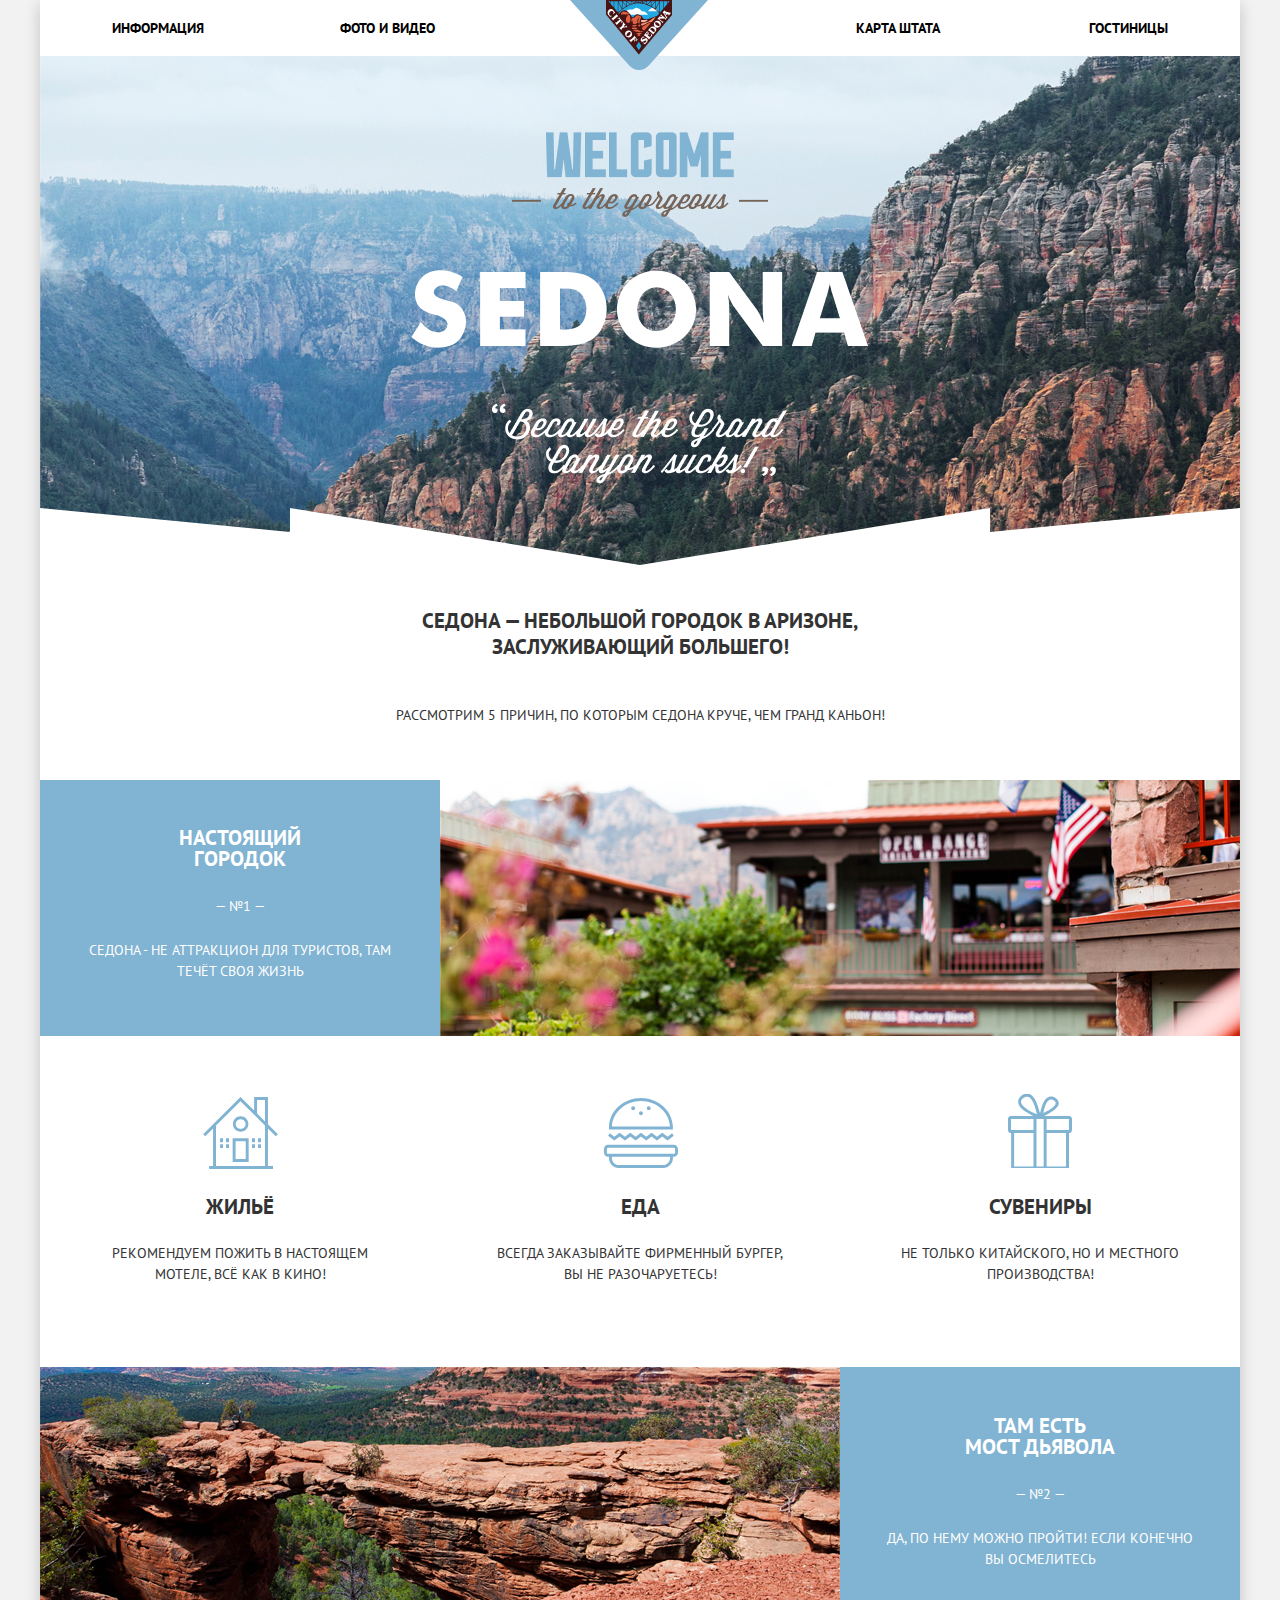
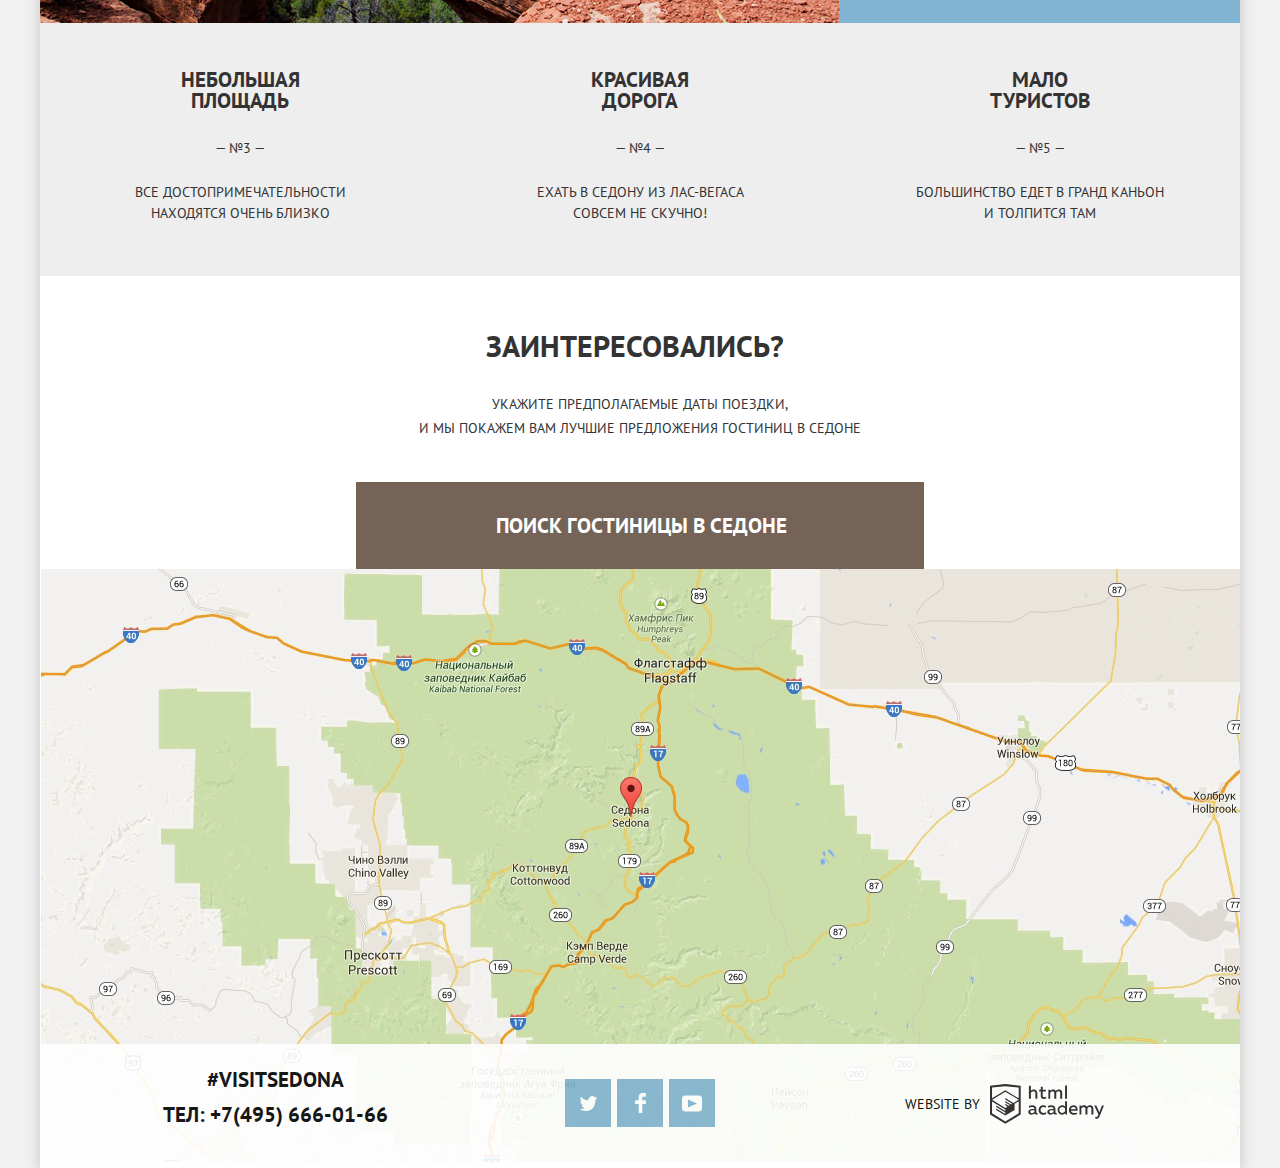
<file: index.html>
<!DOCTYPE html>
<html class="page" lang="ru">
<head>
	<meta charset="utf-8">
	<title>HTML Academy: Седона</title>

	<link rel="stylesheet" href="css/normalize.min.css">
	<link rel="stylesheet" href="css/style.min.css">

	<link rel="icon" href="favicon.ico">
	<link rel="icon" href="img/favicon_16.png" type="image/svg+xml">
	<link rel="apple-touch-icon" href="img/favicon_152.png">
	<link rel="manifest" href="favicon.webmanifest">
</head>
<body>
	<header class="main-header">
		<nav class="main-navigation main-padding">
			<a class="main-navigation-logo" aria-label="Логотип Седона">
				<img src="img/logo.svg" alt="Логотип Седона" width="138" height="70">
			</a>
			<ul class="site-navigation">
				<li><a href="">Информация</a></li>
				<li><a href="">Фото и видео</a></li>
				<li><a href="">Карта штата</a></li>
				<li><a href="catalog.html">Гостиницы</a></li>
			</ul>
		</nav>
	</header>

	<main>
		<section class="welcome">
			<div class="welcome-banner">
				<img src="img/welcome.png" alt="текст Welcome Sedona" width="458" height="352">
			</div>
			<h1>Седона &mdash; небольшой городок в Аризоне, заслуживающий большего!</h1>
		</section>
		
		<section class="features">
			<h2>Рассмотрим 5 причин, по которым седона круче, чем Гранд Каньон!</h2>
			<ul class="features-list">
				<li class="features-item">
					<div class="white-text">
						<h3>Настоящий городок</h3>
						<p class="item-number">&mdash; №1 &mdash;</p>
						<p class="item-description">Седона - не аттракцион для туристов, там течёт своя жизнь</p>
					</div>
					<img class="image" src="img/blurred-photo.jpg" alt="размытое фото" width="800" height="256">
					<div class="subitem-title-box housing">
						<p class="subitem-title">Жильё</p>
						<p class="item-description">Рекомендуем пожить в настоящем мотеле, всё как в кино!</p>
					</div>
					<div class="subitem-title-box eat">
						<p class="subitem-title">Еда</p>
						<p class="item-description">Всегда заказывайте фирменный бургер, вы не разочаруетесь!</p>
					</div>
					<div class="subitem-title-box souvenir">
						<p class="subitem-title">Сувениры</p>
						<p class="item-description">не только китайского, но и местного производства!</p>
					</div>
				</li>
				<li class="features-item white-text white-text--v2">
					<img class="image" src="img/devils-bridge-photo.jpg" alt="фото моста дьявола" width="800" height="256">
					<div>
						<h3>Там есть Мост&nbsp;Дьявола</h3>
						<p class="item-number">&mdash; №2 &mdash;</p>
						<p>Да, по нему можно пройти! Если конечно вы осмелитесь</p>
					</div>
				</li>
				<li class="features-item bg-gray">
					<h3>Небольшая площадь</h3>
					<p class="item-number">&mdash; №3 &mdash;</p>
					<p class="item-description">Все достопримечательности находятся очень близко</p>
				</li>
				<li class="features-item bg-gray">
					<h3>Красивая дорога</h3>
					<p class="item-number">&mdash; №4 &mdash;</p>
					<p class="item-description spec-padding-fox">Ехать в Седону из Лас-Вегаса совсем не скучно!</p>
				</li>
				<li class="features-item bg-gray">
					<h3>Мало туристов</h3>
					<p class="item-number">&mdash; №5 &mdash;</p>
					<p class="item-description">Большинство едет в Гранд Каньон и толпится там</p>
				</li>
			</ul>
		</section>

		<section class="order">
			<h2>Заинтересовались?</h2>
			<p class="order-subtitle">Укажите предполагаемые даты поездки,<br>и мы покажем вам лучшие предложения гостиниц в седоне</p>
			<a class="search-link" href="form.html">Поиск гостиницы в Седоне</a>

			<form class="form-order" id="popup_form" action="https://echo.htmlacademy.ru" method="post">
				<p class="form-row">
					<label for="dateIn">Дата заезда:</label>
					<input class="input-date" type="text" id="dateIn" name="dateIn" value="24 апреля 2017">
					<button class="icon-calendar" type="button" aria-label="выбрать дату заезда">
						<span class="visually-hidden">выбрать дату заезда</span>
					</button>
				</p>
				<p class="form-row">
					<label for="dateOut">Дата выезда:</label>
					<input class="input-date" type="text" id="dateOut" name="dateOut" value="4 июля 2017">
					<button class="icon-calendar" type="button" aria-label="выбрать дату выезда">
						<span class="visually-hidden">выбрать дату выезда</span>
					</button>
				</p>
				<p class="form-row">
					<label for="countAdults">Взрослые:</label>
					<button class="icon-minus" type="button" aria-label="уменьшить количество взрослых">
						<span class="visually-hidden">уменьшить количество взрослых</span>
					</button>
					<input class="input-number" type="text" id="countAdults" name="countAdults" value="2">
					<button class="icon-plus" type="button" aria-label="увеличить количество взрослых">
						<span class="visually-hidden">увеличить количество взрослых</span>
					</button>
					<label for="countChildren">Дети:</label>
					<button class="icon-minus icon-minus-right" type="button" aria-label="уменьшить количество детей">
						<span class="visually-hidden">уменьшить количество детей</span>
					</button>
					<input class="input-number" type="text" id="countChildren" name="countChildren" value="0">
					<button class="icon-plus icon-plus-right" type="button" aria-label="увеличить количество детей">
						<span class="visually-hidden">увеличить количество детей</span>
					</button>
				</p>
				<button class="button" type="submit" name="btnSearch">Найти</button>
			</form>
		</section>

		<section class="map">
			<h2 class="visually-hidden">Карта</h2>
			<iframe src="https://www.google.com/maps/embed?pb=!1m18!1m12!1m3!1d12358.981873666151!2d-111.77633239155068!3d34.86950757038228!2m3!1f0!2f0!3f0!3m2!1i1024!2i768!4f13.1!3m3!1m2!1s0x872da132f942b00d%3A0x5548c523fa6c8efd!2z0KHQtdC00L7QvdCwLCDQkNGA0LjQt9C-0L3QsCA4NjMzNiwg0KHQqNCQ!5e0!3m2!1sru!2sru!4v1615833252962!5m2!1sru!2sru" width="600" height="450" style="border:0;" allowfullscreen="" loading="lazy"></iframe>
		</section>
	</main>

	<footer class="main-footer footer-mainpage main-padding">
		<div class="footer-item footer-contacts">
			<span>#visitsedona</span>
			<a class="footer-phone" href="tel:+74956660166">тел: +7(495) 666-01-66</a>
		</div>
		<ul class="footer-item footer-social">
			<li>
				<a class="social-button" href="" aria-label="перейти в twitter">
					<img src="img/twitter-icon.svg" alt="иконка twitter" width="17" height="17">
				</a>
			</li>
			<li>
				<a class="social-button" href="" aria-label="перейти в facebook">
					<img src="img/fb-icon.svg" alt="иконка facebook" width="17" height="20">
				</a>
			</li>
			<li>
				<a class="social-button" href="" aria-label="перейти в youtube">
					<img src="img/youtube-icon.svg" alt="иконка youtube" width="20" height="17">
				</a>
			</li>
		</ul>
		<div class="footer-item footer-copyright">
			<span>Website by</span>
			<a class="link-developer" href="https://htmlacademy.ru/intensive/htmlcss" aria-label="переход на сайт разработчика сайта HTML Academy">
				<img src="img/logo-htmlacademy.svg" width="115" height="41" alt="логотип HTML Academy">
			</a>
		</div>
	</footer>

	<script src="js/script.min.js"></script>
</body>
</html>
</file>
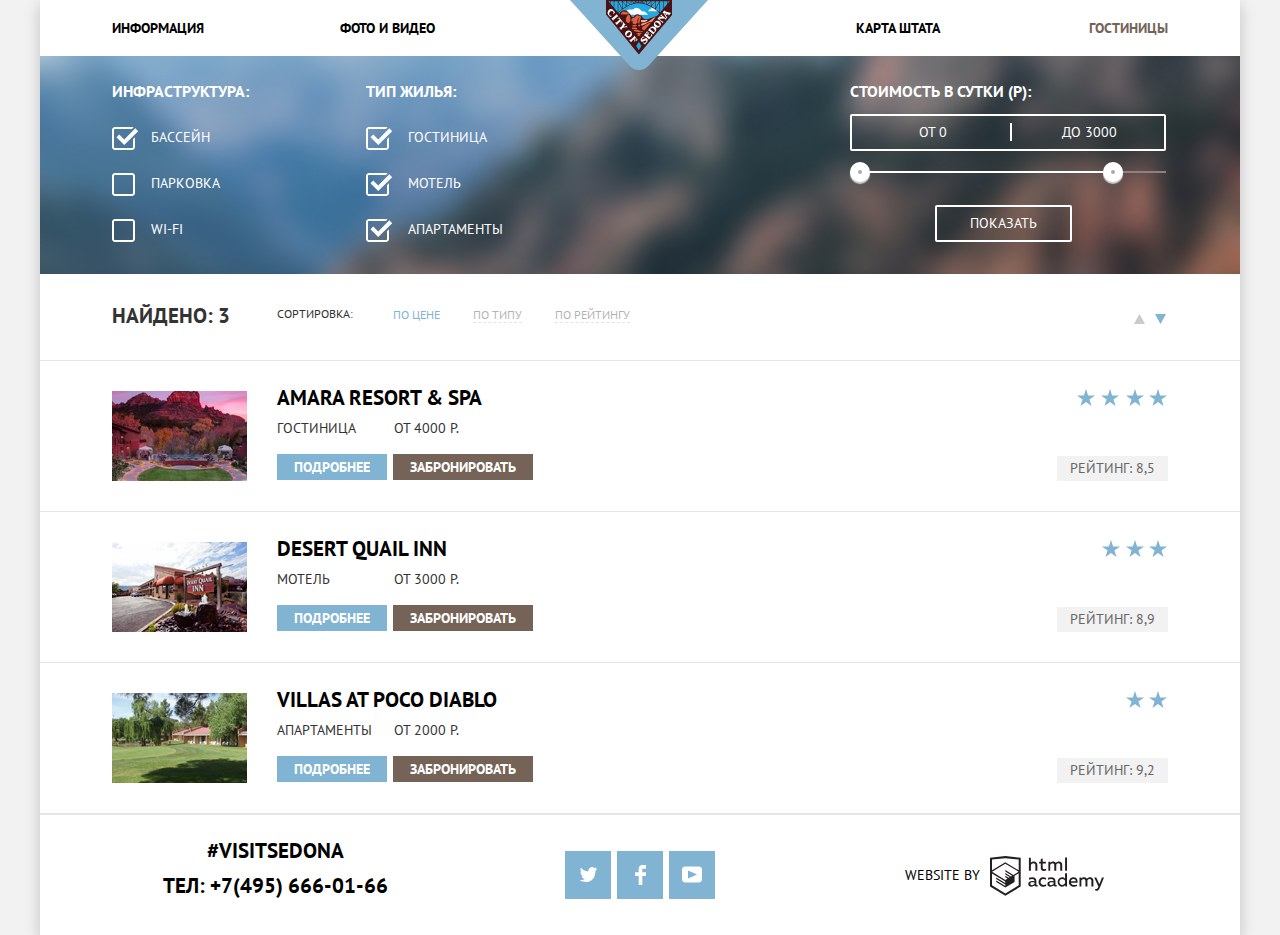
<file: catalog.html>
<!DOCTYPE html>
<html class="page" lang="ru">
<head>
	<meta charset="utf-8">
	<title>Каталог HTML Academy: Седона</title>

	<link rel="stylesheet" href="css/normalize.min.css">
	<link rel="stylesheet" href="css/style.min.css">

	<link rel="icon" href="favicon.ico">
	<link rel="icon" href="img/favicon_16.png" type="image/svg+xml">
	<link rel="apple-touch-icon" href="img/favicon_152.png">
	<link rel="manifest" href="favicon.webmanifest">
</head>
<body>
	<header class="main-header">
		<nav class="main-navigation main-padding">
			<a class="main-navigation-logo" href="index.html" aria-label="Логотип Седона">
				<img src="img/logo.svg" alt="Логотип Седона" width="138" height="70">
			</a>
			<ul class="site-navigation">
				<li><a href="">Информация</a></li>
				<li><a href="">Фото и видео</a></li>
				<li><a href="">Карта штата</a></li>
				<li><a class="active-link">Гостиницы</a></li>
			</ul>
		</nav>
	</header>

	<main>
		<h1 class="catalog-header">Каталог</h1>
		<section class="filter">
			<h2 class="catalog-header">Фильтр подбора жилья</h2>
			<form class="filter-form main-padding" action="https://echo.htmlacademy.ru" method="post">
				<fieldset class="infrastructure">
		        	<legend>Инфраструктура:</legend>
		        	<ul>
		        		<li>
		        			<input class="visually-hidden" id="pool" type="checkbox" name="pool" checked>
		        			<label for="pool">Бассейн</label>
		        		</li>
		        		<li>
		        			<input class="visually-hidden" id="parking" type="checkbox" name="parking">
		        			<label for="parking">Парковка</label>
		        		</li>
		        		<li>
		        			<input class="visually-hidden" id="wifi" type="checkbox" name="wifi">
		        			<label for="wifi">Wi-fi</label>
		        		</li>
		        	</ul>
		      	</fieldset>
		      	<fieldset class="typeofhousing">
		        	<legend>Тип жилья:</legend>
		        	<ul>
		        		<li>
		        			<input class="visually-hidden" id="hotel" type="checkbox" name="hotel" checked>
		        			<label for="hotel">Гостиница</label>
		        		</li>
		        		<li>
		        			<input class="visually-hidden" id="motel" type="checkbox" name="motel" checked>
		        			<label for="motel">Мотель</label>
		        		</li>
		        		<li>
		        			<input class="visually-hidden" id="appart" type="checkbox" name="appart" checked>
		        			<label for="appart">Апартаменты</label>
		        		</li>
		        	</ul>
		      	</fieldset>
		      	<fieldset class="cost">
		        	<legend>Стоимость в сутки (р):</legend>
		        	<div class="cost-range-value">
		        		<input type="number" placeholder="от 0" aria-label="введите минимальный порог стоимости" name="inputMinPrice" value="" min="0" max="3000" step="1">
		        		<input type="number" placeholder="до 3000" aria-label="введите максимальный порог стоимости" name="inputMaxPrice" value="" min="0" max="3000" step="1">
		        	</div>
		        	<div class="range-area">
			            <div class="scale">
			              	<div class="bar">
			              		<span class="visually-hidden">шкала стоимости</span>
			              	</div>
			            </div>
			            <div class="toggle toggle-min" tabindex="0">
			            	<span class="visually-hidden">изменить минимальный порог стоимости</span>
			            </div>
			            <div class="toggle toggle-max" tabindex="0">
			            	<span class="visually-hidden">изменить максимальный порог стоимости</span>
			            </div>
		          	</div>
		        	<button type="submit">Показать</button>
		      	</fieldset>
			</form>
		</section>
		<section class="search-result">
			<h2>Результаты поиска</h2>
			<div class="wrapper main-padding">
				<p class="find-count">Найдено: <span>3</span></p>
				<div class="sort-area">
					<p class="sort-title">Сортировка:</p>
					<ul class="sort-list">
						<li class="sort-active">
							<a href="">По цене</a>
						</li>
						<li>
							<a href="">По типу</a>
						</li>
						<li>
							<a href="">По рейтингу</a>
						</li>
					</ul>
				</div>
				<div class="rate-area">
					<a class="arrow-up" href="#"><span class="visually-hidden">стрелка вверх</span></a>
					<a class="current-down" href="#"><span class="visually-hidden">стрелка вниз</span></a>
				</div>
			</div>

			<ul class="result-list">
				<li class="result-item">
					<img class="item-image" src="img/item-amara.jpg" alt="вид на Amara Resort" width="135" height="90">
					<div class="item-about">
						<a class="item-title" href="#">Amara Resort & Spa</a>
						<p class="item-type">Гостиница</p>
						<p>от 4000 р.</p>
						<div class="item-buttons">
							<a class="link-more" href="">Подробнее</a>
							<a class="link-order" href="">Забронировать</a>
						</div>
					</div>
					<div class="star-rating-area">
						<div class="stars"><img src="img/stars4.svg" alt="отель четыре звезды" width="91" height="17"></div>
						<p class="rating">Рейтинг: 8,5</p>
					</div>
				</li>
				<li class="result-item">
					<img class="item-image" src="img/item-desert.jpg" alt="вид на c Quail Inn" width="135" height="90">
					<div class="item-about">
						<a class="item-title" href="#">Desert Quail Inn</a>
						<p class="item-type">Мотель</p>
						<p>от 3000 р.</p>
						<div class="item-buttons">
							<a class="link-more" href="">Подробнее</a>
							<a class="link-order" href="">Забронировать</a>
						</div>
					</div>
					<div class="star-rating-area">
						<div class="stars"><img src="img/stars3.svg" alt="отель три звезды" width="66" height="17"></div>
						<p class="rating">Рейтинг: 8,9</p>
					</div>
				</li>
				<li class="result-item">
					<img class="item-image" src="img/item-villas.jpg" alt="вид на Villas at Poco Diablo" width="135" height="90">
					<div class="item-about">
						<a class="item-title" href="#">Villas at Poco Diablo</a>
						<p class="item-type">Апартаменты</p>
						<p>от 2000 р.</p>
						<div class="item-buttons">
							<a class="link-more" href="">Подробнее</a>
							<a class="link-order" href="">Забронировать</a>
						</div>
					</div>
					<div class="star-rating-area">
						<div class="stars"><img src="img/stars2.svg" alt="отель пять звёзд" width="42" height="17"></div>
						<p class="rating">Рейтинг: 9,2</p>
					</div>
				</li>
			</ul>
		</section>
	</main>

	<footer class="main-footer main-padding inner-footer">
		<div class="footer-item footer-contacts">
			<span>#visitsedona</span>
			<a class="footer-phone" href="tel:+74956660166">тел: +7(495) 666-01-66</a>
		</div>
		<ul class="footer-item footer-social">
			<li>
				<a class="social-button" href="" aria-label="перейти в twitter">
					<img src="img/twitter-icon.svg" alt="иконка twitter" width="17" height="17">
				</a>
			</li>
			<li>
				<a class="social-button" href="" aria-label="перейти в facebook">
					<img src="img/fb-icon.svg" alt="иконка facebook" width="17" height="20">
				</a>
			</li>
			<li>
				<a class="social-button" href="" aria-label="перейти в youtube">
					<img src="img/youtube-icon.svg" alt="иконка youtube" width="20" height="17">
				</a>
			</li>
		</ul>
		<div class="footer-item footer-copyright">
			<span>Website by</span>
			<a class="link-developer" href="https://htmlacademy.ru/intensive/htmlcss" aria-label="переход на сайт разработчика сайта HTML Academy">
				<img src="img/logo-htmlacademy.svg" width="115" height="41" alt="логотип HTML Academy">
			</a>
		</div>
	</footer>
</body>
</html>
</file>
<file: css/style.min.css>
@-webkit-keyframes shake{0%,to{-webkit-transform:translateX(0);transform:translateX(0)}10%,30%,50%,70%,90%{-webkit-transform:translateX(-10px);transform:translateX(-10px)}20%,40%,60%,80%{-webkit-transform:translateX(10px);transform:translateX(10px)}}@keyframes shake{0%,to{-webkit-transform:translateX(0);transform:translateX(0)}10%,30%,50%,70%,90%{-webkit-transform:translateX(-10px);transform:translateX(-10px)}20%,40%,60%,80%{-webkit-transform:translateX(10px);transform:translateX(10px)}}@-webkit-keyframes show-from{0%{-webkit-transform:translateY(-100px);transform:translateY(-100px)}70%{-webkit-transform:translateY(30px);transform:translateY(30px)}90%{-webkit-transform:translateY(-10px);transform:translateY(-10px)}to{-webkit-transform:translateY(0);transform:translateY(0)}}@keyframes show-from{0%{-webkit-transform:translateY(-100px);transform:translateY(-100px)}70%{-webkit-transform:translateY(30px);transform:translateY(30px)}90%{-webkit-transform:translateY(-10px);transform:translateY(-10px)}to{-webkit-transform:translateY(0);transform:translateY(0)}}:root{--basic-black:#000000;--basic-dark:#333333;--basic-white:#ffffff;--basic-blue:#81B3D2;--bg-body:#F2F2F2;--bg-features:#EEEEEE;--form-field:#F2F2F2;--form-field-hover:#EBEBEB;--form-field-focus:#FFFFFF;--a-hover:#81B3D2;--link:#766357;--link-hover:#604E43;--link-active:#503E33;--button-hover:#669EC0;--button-active:#5496BD;--catalog-list-border:#E5E5E5;--basic-padding:72px;--special-bg:#6691bb;--special-bg-filter:#2b3e45;--range-scale:#8c8080;--range-toogle:#ababab;--range-toogle-shadow:#cfcfcf;--special-bg-map:#cbdda9;--rating-text:#666666}@font-face{font-family:'PT Sans';src:url(../fonts/PTSans.woff2) format('woff2'),url(../fonts/PTSans.woff) format('woff'),local(Verdana),local(Arial);font-weight:400;font-style:normal}@font-face{font-family:'PT Sans';font-weight:700;font-style:normal;src:url(../fonts/PTSans-Bold.woff2) format('woff2'),url(../fonts/PTSans-Bold.woff) format('woff')}a{text-decoration:none}body{font-size:14px;line-height:21px;color:var(--basic-dark);font-weight:400;font-family:'PT Sans',Arial,sans-serif;text-transform:uppercase;padding:0;display:-ms-grid;display:grid;min-height:100%;-ms-grid-rows:-webkit-min-content 1fr -webkit-min-content;-ms-grid-rows:min-content 1fr min-content;grid-template-rows:-webkit-min-content 1fr -webkit-min-content;grid-template-rows:min-content 1fr min-content;-ms-flex-line-pack:start;align-content:start;width:1200px;margin:0 auto;background-color:var(--basic-white);-webkit-box-shadow:0 5px 15px rgba(0,1,1,.2);box-shadow:0 5px 15px rgba(0,1,1,.2)}.page{height:100%;background-color:var(--bg-body)}.page ul{list-style:none;padding:0;margin:0}.main-header,body{position:relative}.main-padding{padding:0 var(--basic-padding)}.main-navigation ul{padding:15px 0}.main-navigation-logo{position:absolute;width:138px;left:530px;z-index:100}.site-navigation{display:-webkit-box;display:-ms-flexbox;display:flex;-webkit-box-pack:justify;-ms-flex-pack:justify;justify-content:space-between;-ms-flex-wrap:wrap;flex-wrap:wrap}.site-navigation li{-webkit-box-sizing:border-box;box-sizing:border-box;width:228px}.site-navigation li:nth-child(2){margin-right:auto}.site-navigation li:nth-child(3),.site-navigation li:nth-child(4){text-align:right}.site-navigation a{line-height:26px;font-weight:700;color:var(--basic-black);text-decoration:none}.site-navigation a:hover{color:var(--a-hover)}.site-navigation a:active{color:rgb(0 0 0/30%)}.site-navigation .active-link,.site-navigation .active-link:hover{color:var(--link)}.welcome{margin-bottom:14px}.welcome-banner,.welcome-banner::after{background-size:cover;background-position:center}.welcome-banner{background-color:var(--special-bg);background:url(../img/photo-sedona.jpg) no-repeat;height:509px;display:-webkit-box;display:-ms-flexbox;display:flex;-webkit-box-pack:center;-ms-flex-pack:center;justify-content:center;-webkit-box-align:center;-ms-flex-align:center;align-items:center;position:relative}.welcome-banner img{margin-bottom:5px}.welcome-banner::after{content:'';background-image:url(../img/mask-banner.svg);background-repeat:no-repeat;width:100%;height:57px;position:absolute;bottom:0}.features h2,.welcome h1{line-height:26px;text-align:center}.welcome h1{font-size:21px;font-weight:700;margin:43px auto 0;width:470px;min-height:80px}.features h2{font-size:14px;font-weight:400;margin-bottom:52px}.features-list{display:-ms-grid;display:grid;-ms-grid-columns:400px 400px 400px;grid-template-columns:400px 400px 400px}.features-item:nth-child(1){display:-ms-grid;display:grid;grid-template-areas:'white-text image image';-ms-grid-column:1;-ms-grid-column-span:3;grid-column:1/4;margin-bottom:68px}.features-item .image{-ms-grid-row:1;-ms-grid-column:2;-ms-grid-column-span:2;grid-area:image}.features-item h3{font-size:21px;font-weight:700;margin:0 auto 27px;padding:0 75px}.item-number{padding-bottom:9px}.features-item:nth-child(1)>div{width:400px;text-align:center;-webkit-box-sizing:border-box;box-sizing:border-box}.features-item:nth-child(2){-ms-grid-column:1;-ms-grid-column-span:3;grid-column:1/4}.white-text{-ms-grid-row:1;-ms-grid-column:1;color:var(--basic-white);background-color:var(--basic-blue);grid-area:white-text;padding:47px 47px 40px}.white-text--v2{display:-ms-grid;display:grid;grid-template-areas:'image image white-text--v2';padding:0}.bg-gray,.white-text--v2>div{text-align:center;padding:40px 40px 20px}.white-text--v2 h3{margin-top:8px}.bg-gray{background-color:var(--bg-features);padding:46px 50px 38px}.bg-gray .item-description{padding:0 21px}.bg-gray .spec-padding-fox{padding:0 20px}.subitem-title{font-size:21px;font-weight:700;position:relative;margin-bottom:26px}.order{text-align:center;padding-top:33px;width:568px;margin:0 auto;background-color:var(--basic-white);position:relative}.order h2{font-size:30px;line-height:24px;font-weight:700;margin-right:10px;margin-bottom:34px}.order-subtitle{line-height:24px;margin-bottom:42px}.form-show{display:block;-webkit-animation-name:show-from;animation-name:show-from;-webkit-animation-duration:1s;animation-duration:1s}.order form,.order input{-webkit-box-sizing:border-box;box-sizing:border-box}.order form{-webkit-box-shadow:0 7px 15px rgba(0,1,1,.15);box-shadow:0 7px 15px rgba(0,1,1,.15);position:absolute;background-color:var(--basic-white);width:100%;padding:42px 55px 56px;z-index:100;color:var(--basic-black);-webkit-transition:all .3s linear;-o-transition:all .3s linear;transition:all .3s linear}.form-hidden{display:none}.order label{width:110px;display:inline-block;vertical-align:baseline}.order label[for=countAdults]{width:109px}.order label[for=countChildren]{width:62px;margin-left:50px}.order input{background-color:var(--form-field);border:0;font-size:14px;line-height:26px;font-weight:700;text-transform:uppercase}.order input:hover{background-color:var(--form-field-hover)}.order input:focus{background-color:var(--form-field-focus);outline:2px solid #e5e5e5}.order .input-date{width:344px;padding:5px 11px 6px}.order .icon-calendar{width:21px;height:23px;background-image:url(../img/icon-calendar.svg);background-size:cover;background-position:center;background-repeat:no-repeat;border:0;padding:0;position:absolute;right:9px;top:6px;outline:0;cursor:pointer}.order .icon-calendar:hover{background-image:url(../img/icon-calendar-hover.svg)}.order .icon-calendar:active{background-image:url(../img/icon-calendar-on.svg)}.order .input-number{width:113px;padding:6px 0;text-align:center;position:relative}.order .icon-minus{width:20px;height:20px;background-image:url(../img/icon-minus.svg);background-size:initial;background-position:center;background-repeat:no-repeat;background-color:transparent;border:0;padding:0;position:absolute;top:10px;left:121px;z-index:10;cursor:pointer}.order .icon-minus:hover{background-image:url(../img/icon-minus-hover.svg)}.order .icon-minus:active{background-image:url(../img/icon-minus-on.svg)}.order .icon-minus-right{left:354px}.order .icon-plus{width:20px;height:20px;background-image:url(../img/icon-plus.svg);background-size:initial;background-position:center;background-repeat:no-repeat;background-color:transparent;border:0;padding:0;position:absolute;top:10px;left:197px;z-index:10;cursor:pointer}.order .icon-plus:hover{background-image:url(../img/icon-plus-hover.svg)}.order .icon-plus:active{background-image:url(../img/icon-plus-on.svg)}.order .icon-plus-right{left:430px}.order .form-row{font-size:14px;line-height:26px;font-weight:700;text-transform:uppercase;margin-bottom:30px;text-align:left;position:relative}.button,.search-link{font-size:21px;line-height:26px;color:var(--basic-white);font-weight:700;display:block}.search-link{background-color:var(--link);text-decoration:none;padding:31px 10px 30px 12px;text-align:center;cursor:pointer}.link-order:hover,.search-link:hover{background-color:var(--link-hover)}.link-order:active,.search-link:active{background-color:var(--link-active);color:rgb(255 255 255/30%)}.button{background-color:var(--basic-blue);border:0;padding:16px 0;text-transform:uppercase;width:458px;margin-top:54px}.button:hover,.link-more:hover{background-color:var(--button-hover)}.button:active,.link-more:active{background-color:var(--button-active);color:rgb(255 255 255/30%)}.main-footer{display:-webkit-box;display:-ms-flexbox;display:flex;-webkit-box-pack:justify;-ms-flex-pack:justify;justify-content:space-between;width:100%;-webkit-box-sizing:border-box;box-sizing:border-box;padding-bottom:36px;padding-top:23px}.inner-footer{border-top:1px solid var(--catalog-list-border)}.footer-contacts,.main-footer .footer-item{display:-webkit-box;display:-ms-flexbox;display:flex}.main-footer .footer-item{-webkit-box-pack:center;-ms-flex-pack:center;justify-content:center;-webkit-box-align:center;-ms-flex-align:center;align-items:center;width:327px}.footer-contacts{font-size:21px;line-height:26px;font-weight:700;color:var(--basic-black);-webkit-box-orient:vertical;-webkit-box-direction:normal;-ms-flex-direction:column;flex-direction:column;text-align:center}.main-footer .footer-social{padding-top:12px}.footer-phone{color:var(--basic-black);text-decoration:none;margin-top:9px}.footer-social>li{margin-right:6px}.footer-social>li:last-child{margin-right:0}.social-button{color:var(--basic-white);background-color:var(--basic-blue);width:46px;height:48px;display:-webkit-box;display:-ms-flexbox;display:flex;-webkit-box-pack:center;-ms-flex-pack:center;justify-content:center;-webkit-box-align:center;-ms-flex-align:center;align-items:center}.social-button:hover{background-color:var(--button-hover)}.social-button:active{background-color:var(--button-active)}.social-button:active>img{opacity:.3}.footer-copyright span{line-height:26px;color:var(--basic-black)}.link-developer{width:115px;height:41px;margin-left:10px;position:relative}.link-developer::before{content:'';position:absolute;background-repeat:no-repeat;background-size:initial;background-position:center;width:115px;height:41px}.link-developer:hover::before{background-image:url(../img/logo-htmlacademy-hover.svg)}.link-developer:active::before{background-image:url(../img/logo-htmlacademy-on.svg)}.main-footer .footer-copyright{padding-top:13px}.filter-form{background-color:var(--special-bg-filter);background:url(../img/filter-background.jpg);background-size:cover;background-position:center;color:var(--basic-white);padding-top:25px;padding-bottom:32px;display:-ms-grid;display:grid;grid-template-areas:'infrastructure typeofhousing . cost';-ms-grid-columns:254px 274px 210px 316px;grid-template-columns:254px 274px 210px 316px}.filter-form fieldset{border:0;padding:0;margin:0}.filter-form .infrastructure{-ms-grid-row:1;-ms-grid-column:1;grid-area:infrastructure}.filter-form li{margin-top:25px}.filter-form .typeofhousing{-ms-grid-row:1;-ms-grid-column:2;grid-area:typeofhousing}.filter-form .cost{-ms-grid-row:1;-ms-grid-column:4;grid-area:cost;display:-webkit-box;display:-ms-flexbox;display:flex;-webkit-box-orient:vertical;-webkit-box-direction:normal;-ms-flex-direction:column;flex-direction:column}.cost-range-value{border:2px solid #fff;border-radius:2px;padding:6px;margin-top:12px}.cost-range-value>input{text-align:center;width:148px;-webkit-box-sizing:border-box;box-sizing:border-box;border:0;background:0 0;color:var(--basic-white);text-transform:uppercase;-webkit-appearance:textfield;-moz-appearance:textfield;appearance:textfield}.cost-range-value>input::-webkit-inner-spin-button,.cost-range-value>input::-webkit-outer-spin-button{display:none}.cost-range-value>input::-webkit-input-placeholder{color:var(--basic-white);opacity:1}.cost-range-value>input::-moz-placeholder{color:var(--basic-white);opacity:1}.cost-range-value>input:-ms-input-placeholder{color:var(--basic-white);opacity:1}.cost-range-value>input::-ms-input-placeholder{color:var(--basic-white);opacity:1}.cost-range-value>input::placeholder{color:var(--basic-white);opacity:1}.cost-range-value>input:nth-child(1){padding-right:0}.cost-range-value>input:nth-child(2){border-left:2px solid #fff;padding-left:10px}.filter-form input[type=range]{margin:10px 0 27px;cursor:pointer}.range-area{-webkit-box-sizing:border-box;box-sizing:border-box;margin-top:11px;margin-bottom:22px;height:21px;padding-top:9px;position:relative}.range-area .scale{height:2px;background-color:var(--range-scale)}.range-area .bar{height:2px;background-color:var(--basic-white);width:80%}.range-area .toggle{width:4px;height:4px;padding:0;border:8px solid #fff;background-color:var(--range-toogle);border-radius:50%;-webkit-box-shadow:0 2px 1px 0 var(--range-toogle-shadow);box-shadow:0 2px 1px 0 var(--range-toogle-shadow);cursor:pointer}.range-area .toggle:hover{-webkit-transform:scale(1.2);-ms-transform:scale(1.2);transform:scale(1.2)}.range-area .toggle:active{outline:0}.range-area .toggle-min{position:absolute;left:0;top:0}.range-area .toggle-max{position:absolute;right:43px;top:0}.filter-form legend{font-size:16px;line-height:21px;font-weight:700}.filter-form label{font-size:14px;line-height:21px;position:relative;display:block;cursor:pointer;-webkit-user-select:none;-moz-user-select:none;-ms-user-select:none;user-select:none;padding-left:39px}.typeofhousing label{padding-left:42px}.filter-form input[type=checkbox]+label::before{content:'';background:url(../img/checkbox-off.svg);position:absolute;left:0;top:0;width:23px;height:23px}.filter-form input[type=checkbox]:checked+label::before{background:url(../img/checkbox-on.svg);width:27px}.filter-form input[type=checkbox]:checked:disabled+label::before{background:url(../img/checkbox-on-dis.svg);width:27px}.filter-form input[type=checkbox]:disabled+label::before{background:url(../img/checkbox-off-dis.svg)}.filter-form button{font-size:14px;line-height:21px;border:2px solid var(--basic-white);background-color:transparent;color:var(--basic-white);padding:6px 0;text-transform:uppercase;border-radius:2px;width:137px;margin-left:85px}.filter-form button:hover{background-color:var(--basic-white);color:var(--basic-black)}.sort-list a,.sort-title{font-size:12px;line-height:18px}.sort-title{padding-right:40px}.sort-list{list-style:none}.sort-list a{color:var(--basic-black);opacity:.3;text-decoration:none;border-bottom:1px dashed #81b3d2}.sort-active a,.sort-list a:hover{color:var(--basic-blue);opacity:1}.sort-list a:active{color:var(--basic-black);opacity:1;text-decoration:none;border-bottom:0}.sort-active a{border-bottom:none}.link-more,.link-order{background-color:var(--basic-blue);padding:4px 17px}.link-order{background-color:var(--link);margin-left:2px}.map{position:relative}.map iframe{width:100%;height:593px;background-color:var(--special-bg-map);background:url(../img/map.jpg) no-repeat;background-position:center;background-size:initial}.footer-mainpage{z-index:100;opacity:.9;position:absolute;bottom:0;background-color:var(--basic-white);padding-bottom:40px}.subitem-title-box::before{content:'';width:100%;height:77px;display:block;margin-bottom:25px}.subitem-title-box{padding:58px 50px 0}.housing::before{background-image:url(../img/icon-housing.svg);background-position:center;background-size:initial;background-repeat:no-repeat}.eat::before{background-image:url(../img/icon-eat.svg)}.eat::before,.rate-area>a,.souvenir::before{background-position:center;background-size:initial;background-repeat:no-repeat}.souvenir::before{background-image:url(../img/icon-souvenir.svg);height:74px;margin-bottom:28px}.catalog-header,.search-result h2{display:none}.find-count{font-size:21px;line-height:26px;font-weight:700;width:135px}.rate-area,.sort-area{display:-webkit-box;display:-ms-flexbox;display:flex;-webkit-box-align:center;-ms-flex-align:center;align-items:center}.sort-area{margin-left:30px;padding-bottom:4px}.rate-area{margin:0 2px 0 auto;padding-top:5px}.rate-area>a{width:11px;height:10px}.rate-area .arrow-up{background-image:url(../img/icon-up.svg)}.rate-area .arrow-down{background-image:url(../img/icon-down.svg)}.rate-area .arrow-up:hover{background-image:url(../img/icon-up-hover.svg)}.rate-area .arrow-down:hover{background-image:url(../img/icon-down-hover.svg)}.rate-area .arrow-up:active,.rate-area .current-up{background-image:url(../img/icon-up-active.svg)}.rate-area .arrow-down:active,.rate-area .current-down{background-image:url(../img/icon-down-active.svg)}.rate-area>a:first-child{margin-right:10px;-webkit-box-align:center;-ms-flex-align:center;align-items:center;display:-webkit-box;display:-ms-flexbox;display:flex}.sort-list li{display:inline-block;vertical-align:baseline;margin-right:29px}.result-item{padding:24px 72px 30px;border-top:1px solid var(--catalog-list-border);display:-webkit-box;display:-ms-flexbox;display:flex;position:relative}.result-item .item-image{margin-top:6px}.result-item:last-child{border-bottom:1px solid var(--catalog-list-border)}.result-list .item-about{margin-left:30px}.result-list .item-about>p{display:inline-block;vertical-align:baseline}.item-about>p:first-child{display:block}.result-list .item-type{width:113px;padding:7px 0 14px}.result-list .item-title{font-size:21px;line-height:26px;font-weight:700;display:block;text-align:left;color:var(--basic-black)}.result-list .item-title:hover{color:var(--basic-blue)}.result-list .item-title:active{color:rgb(0 0 0/30%)}.item-buttons{margin-top:4px}.result-list a{color:var(--basic-white);font-size:14px;line-height:21px;font-weight:700;text-align:center;text-decoration:none}.search-result .wrapper,.star-rating-area{display:-webkit-box;display:-ms-flexbox;display:flex}.star-rating-area{margin:0 0 0 auto;-webkit-box-orient:vertical;-webkit-box-direction:normal;-ms-flex-direction:column;flex-direction:column;-webkit-box-pack:justify;-ms-flex-pack:justify;justify-content:space-between;-webkit-box-align:end;-ms-flex-align:end;align-items:flex-end}.rating{background-color:var(--form-field);padding:2px 13px;color:var(--rating-text)}.stars{height:17px;margin-top:4px}.star4{width:76px}.star3{width:56px}.star2{width:36px}.search-result .wrapper{padding-top:8px;padding-bottom:10px}.result-list p{margin:0}.visually-hidden{position:absolute;width:1px;height:1px;margin:-1px;border:0;padding:0;white-space:nowrap;-webkit-clip-path:inset(100%);clip-path:inset(100%);clip:rect(0 0 0 0);overflow:hidden}.order-error{-webkit-animation-name:shake;animation-name:shake;-webkit-animation-duration:.6s;animation-duration:.6s}
</file>
